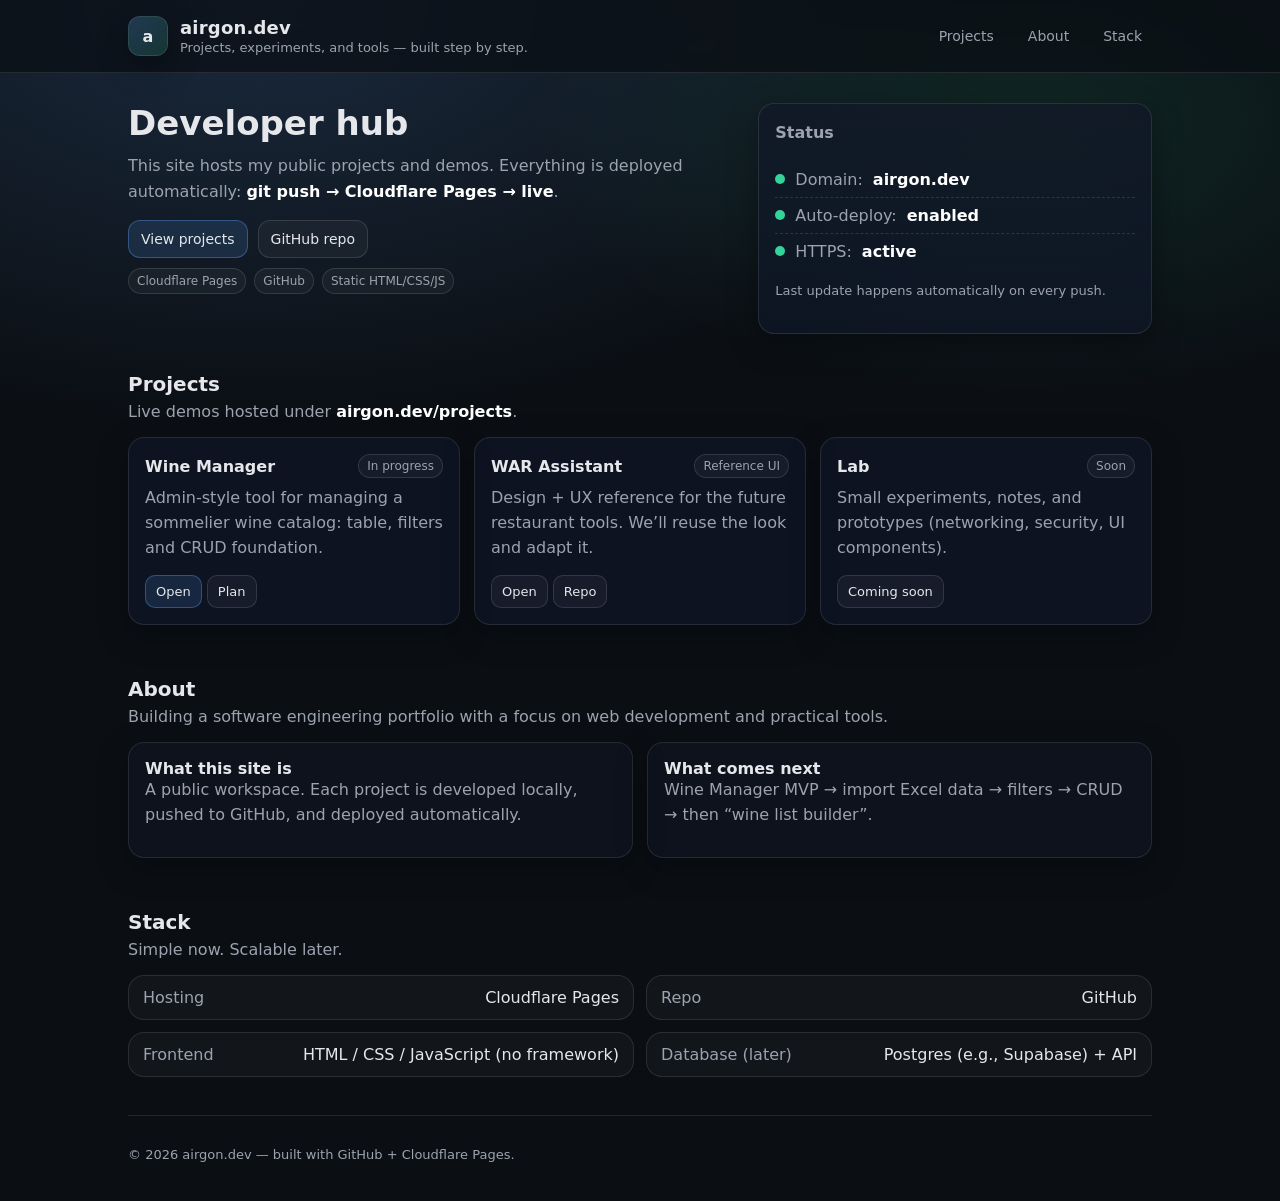
<file: index.html>
<!DOCTYPE html>
<html lang="en">
<head>
  <meta charset="UTF-8" />
  <meta name="viewport" content="width=device-width, initial-scale=1"/>
  <title>airgon.dev</title>
  <link rel="stylesheet" href="css/style.css" />
</head>
<body>

  <header class="site-header">
    <div class="container">
      <div class="brand">
        <div class="logo">a</div>
        <div>
          <h1 class="title">airgon.dev</h1>
          <p class="subtitle">Projects, experiments, and tools — built step by step.</p>
        </div>
      </div>

      <nav class="nav">
        <a href="#projects">Projects</a>
        <a href="#about">About</a>
        <a href="#stack">Stack</a>
      </nav>
    </div>
  </header>

  <main class="container">

    <section class="hero">
      <div class="hero-left">
        <h2>Developer hub</h2>
        <p>
          This site hosts my public projects and demos. Everything is deployed automatically:
          <strong>git push → Cloudflare Pages → live</strong>.
        </p>

        <div class="cta-row">
          <a class="btn primary" href="#projects">View projects</a>
          <a class="btn" href="https://github.com/ggonzalezdal/airgon-site" target="_blank" rel="noreferrer">GitHub repo</a>
        </div>

        <div class="badges">
          <span class="badge">Cloudflare Pages</span>
          <span class="badge">GitHub</span>
          <span class="badge">Static HTML/CSS/JS</span>
        </div>
      </div>

      <div class="hero-right">
        <div class="panel">
          <p class="panel-title">Status</p>
          <ul class="panel-list">
            <li><span class="dot ok"></span> Domain: <strong>airgon.dev</strong></li>
            <li><span class="dot ok"></span> Auto-deploy: <strong>enabled</strong></li>
            <li><span class="dot ok"></span> HTTPS: <strong>active</strong></li>
          </ul>
          <p class="panel-foot">Last update happens automatically on every push.</p>
        </div>
      </div>
    </section>

    <section id="projects" class="section">
      <div class="section-head">
        <h3>Projects</h3>
        <p>Live demos hosted under <strong>airgon.dev/projects</strong>.</p>
      </div>

      <div class="grid">
        <article class="card">
          <div class="card-top">
            <h4>Wine Manager</h4>
            <span class="tag">In progress</span>
          </div>
          <p>
            Admin-style tool for managing a sommelier wine catalog: table, filters and CRUD foundation.
          </p>
          <div class="card-actions">
            <a class="btn small primary" href="/projects/wine-manager/">Open</a>
            <a class="btn small" href="#stack">Plan</a>
          </div>
        </article>

        <article class="card">
          <div class="card-top">
            <h4>WAR Assistant</h4>
            <span class="tag">Reference UI</span>
          </div>
          <p>
            Design + UX reference for the future restaurant tools. We’ll reuse the look and adapt it.
          </p>
          <div class="card-actions">
            <a class="btn small" href="/projects/war-assistant/">Open</a>
            <a class="btn small" href="https://github.com" target="_blank" rel="noreferrer">Repo</a>
          </div>
        </article>

        <article class="card">
          <div class="card-top">
            <h4>Lab</h4>
            <span class="tag">Soon</span>
          </div>
          <p>
            Small experiments, notes, and prototypes (networking, security, UI components).
          </p>
          <div class="card-actions">
            <a class="btn small" href="#">Coming soon</a>
          </div>
        </article>
      </div>
    </section>

    <section id="about" class="section">
      <div class="section-head">
        <h3>About</h3>
        <p>
          Building a software engineering portfolio with a focus on web development and practical tools.
        </p>
      </div>

      <div class="two-col">
        <div class="card soft">
          <h4>What this site is</h4>
          <p>
            A public workspace. Each project is developed locally, pushed to GitHub, and deployed automatically.
          </p>
        </div>

        <div class="card soft">
          <h4>What comes next</h4>
          <p>
            Wine Manager MVP → import Excel data → filters → CRUD → then “wine list builder”.
          </p>
        </div>
      </div>
    </section>

    <section id="stack" class="section">
      <div class="section-head">
        <h3>Stack</h3>
        <p>Simple now. Scalable later.</p>
      </div>

      <div class="stack">
        <div class="stack-item">
          <span class="stack-label">Hosting</span>
          <span class="stack-value">Cloudflare Pages</span>
        </div>
        <div class="stack-item">
          <span class="stack-label">Repo</span>
          <span class="stack-value">GitHub</span>
        </div>
        <div class="stack-item">
          <span class="stack-label">Frontend</span>
          <span class="stack-value">HTML / CSS / JavaScript (no framework)</span>
        </div>
        <div class="stack-item">
          <span class="stack-label">Database (later)</span>
          <span class="stack-value">Postgres (e.g., Supabase) + API</span>
        </div>
      </div>
    </section>

    <footer class="footer">
      <p>© <span id="year"></span> airgon.dev — built with GitHub + Cloudflare Pages.</p>
    </footer>

  </main>

  <script>
    document.getElementById("year").textContent = new Date().getFullYear();
  </script>
</body>
</html>
</file>
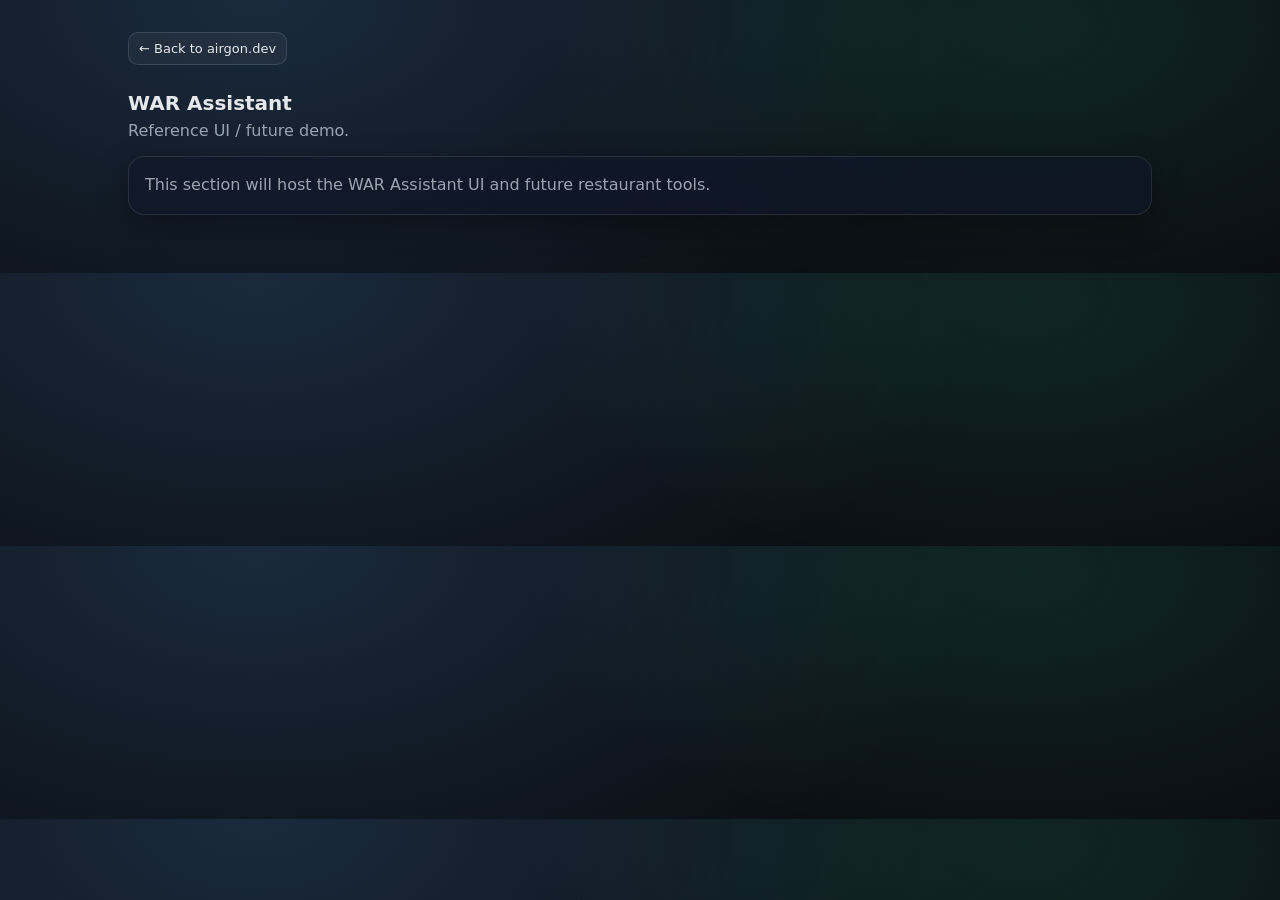
<file: projects/war-assistant/index.html>
<!DOCTYPE html>
<html lang="en">
<head>
  <meta charset="UTF-8" />
  <meta name="viewport" content="width=device-width, initial-scale=1"/>
  <title>WAR Assistant</title>
  <link rel="stylesheet" href="../../css/style.css" />
</head>
<body>
  <main class="container" style="padding: 32px 18px;">
    <a class="btn small" href="/">← Back to airgon.dev</a>

    <section class="section">
      <div class="section-head">
        <h3>WAR Assistant</h3>
        <p>Reference UI / future demo.</p>
      </div>

      <div class="card" style="margin-top:16px;">
        <p style="margin:0;color:var(--muted);">
          This section will host the WAR Assistant UI and future restaurant tools.
        </p>
      </div>
    </section>
  </main>
</body>
</html>
</file>
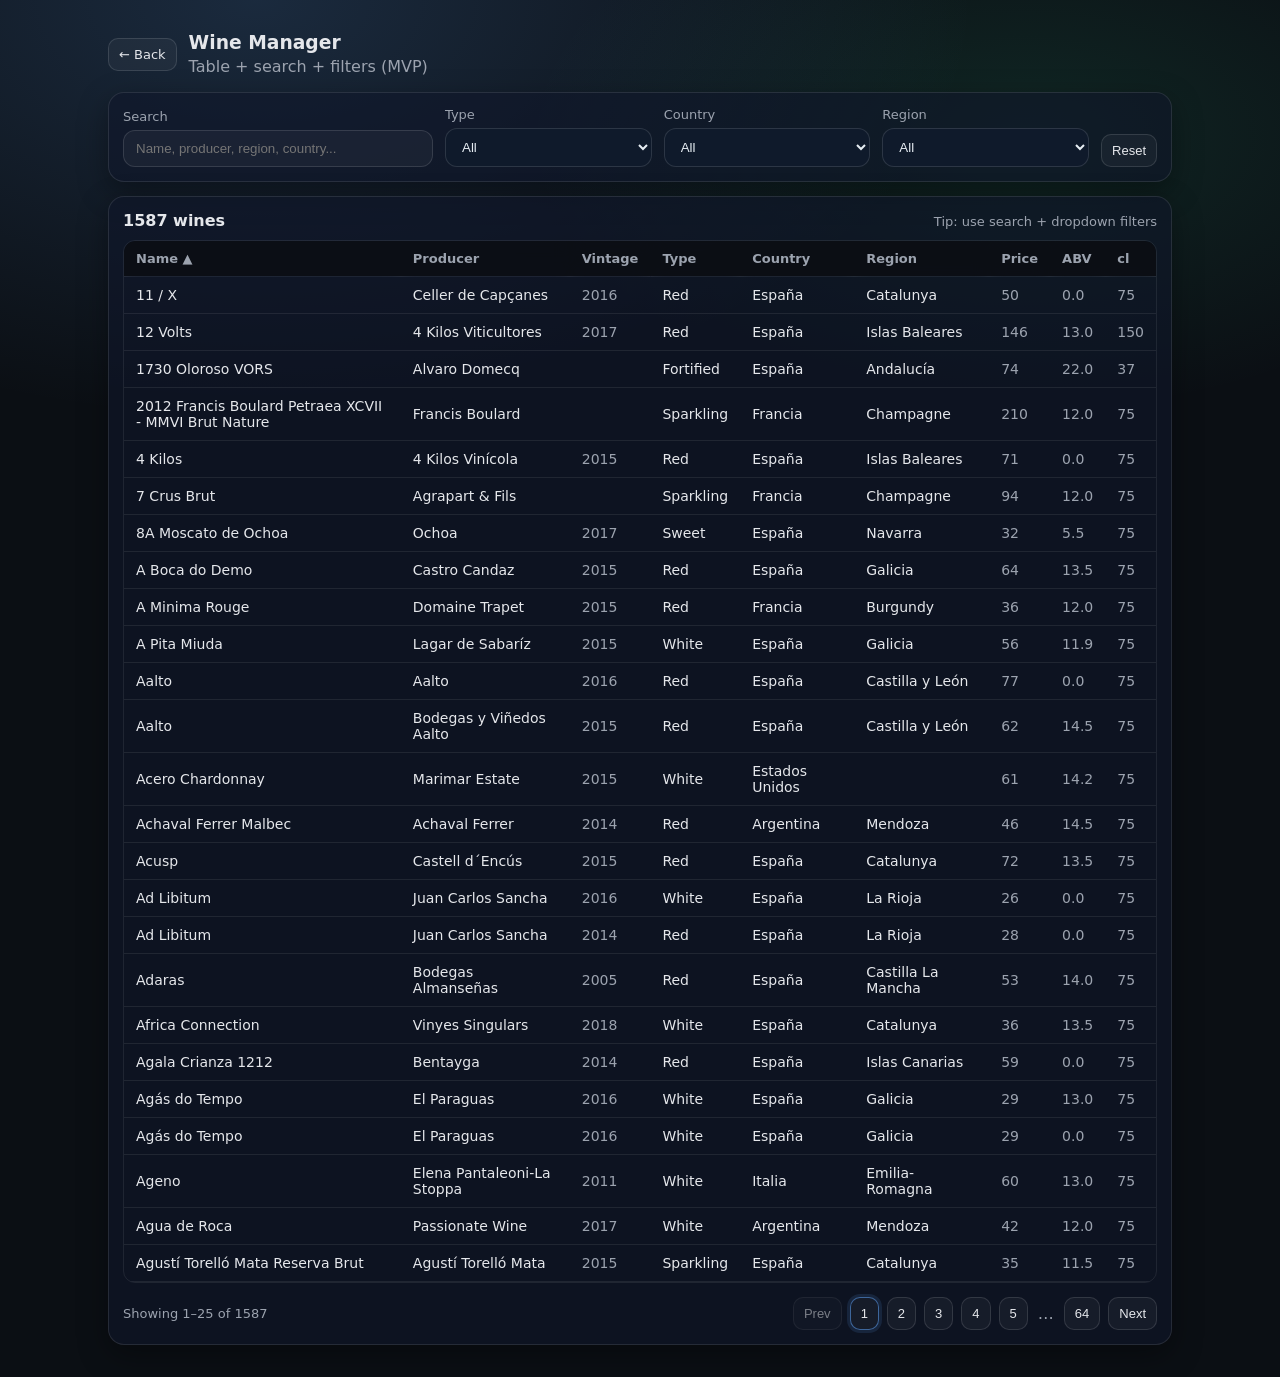
<file: projects/wine-manager/index.html>
<!DOCTYPE html>
<html lang="en">

<head>
  <meta charset="UTF-8" />
  <meta name="viewport" content="width=device-width, initial-scale=1" />
  <title>Wine Manager</title>
  <link rel="stylesheet" href="../../css/style.css" />
  <link rel="stylesheet" href="style.css" />
</head>

<body>
  <main class="container wm" style="padding: 32px 18px;">
    <div class="wm-top">
      <a class="btn small" href="/">← Back</a>
      <div>
        <h3 style="margin:0;">Wine Manager</h3>
        <p class="wm-sub" style="margin:4px 0 0;">Table + search + filters (MVP)</p>
      </div>
    </div>

    <section class="wm-controls card" style="margin-top:16px;">
      <div class="wm-row">
        <label class="wm-label">
          Search
          <input id="q" class="wm-input" type="search" placeholder="Name, producer, region, country..." />
        </label>

        <label class="wm-label">
          Type
          <select id="type" class="wm-input">
            <option value="">All</option>
          </select>
        </label>

        <label class="wm-label">
          Country
          <select id="country" class="wm-input">
            <option value="">All</option>
          </select>
        </label>

        <label class="wm-label">
          Region
          <select id="region" class="wm-input">
            <option value="">All</option>
          </select>
        </label>

        <button id="reset" class="btn small">Reset</button>
      </div>
    </section>

    <section class="wm-table card" style="margin-top:14px;">
      <div class="wm-meta">
        <div id="count" class="wm-count">0 wines</div>
        <div class="wm-hint">Tip: use search + dropdown filters</div>
      </div>

      <div class="wm-scroll">
        <table class="wm-t">
          <thead>
            <tr>
              <th>Name</th>
              <th>Producer</th>
              <th>Vintage</th>
              <th>Type</th>
              <th>Country</th>
              <th>Region</th>
              <th class="num">Price</th>
              <th class="num">ABV</th>
              <th class="num">cl</th>
            </tr>
          </thead>
          <tbody id="tbody"></tbody>
        </table>
      </div>

      <div class="wm-pagination">
        <div id="page-info" class="wm-page-info">Showing 0–0 of 0</div>
        <div id="pagination" class="wm-page-controls"></div>
      </div>
    </section>
  </main>

  <div id="wine-modal" class="wm-modal" hidden>
    <div id="wine-modal-backdrop" class="wm-modal-backdrop"></div>

    <div class="wm-modal-card" role="dialog" aria-modal="true" aria-labelledby="wine-modal-title">
      <div class="wm-modal-head">
        <div>
          <h3 id="wine-modal-title" class="wm-modal-title">Wine details</h3>
          <p id="wine-modal-subtitle" class="wm-modal-subtitle"></p>
        </div>

        <button id="wine-modal-close" class="btn small" type="button" aria-label="Close wine details">
          ✕
        </button>
      </div>

      <div id="wine-modal-body" class="wm-modal-body"></div>
    </div>
  </div>

  <script src="app.js"></script>
</body>

</html>
</file>
<file: css/style.css>
:root {
  --bg: #0b0f14;
  --panel: #111827;
  --card: #0f172a;
  --text: #e5e7eb;
  --muted: #9ca3af;
  --line: rgba(255,255,255,0.10);
  --accent: #60a5fa;
  --accent2: #34d399;
  --shadow: 0 10px 30px rgba(0,0,0,0.35);
  --radius: 16px;
}

* { box-sizing: border-box; }

body {
  margin: 0;
  font-family: system-ui, -apple-system, Segoe UI, Roboto, Ubuntu, Cantarell, "Helvetica Neue", Arial, sans-serif;
  background: radial-gradient(1200px 700px at 20% 0%, rgba(96,165,250,0.18), transparent 60%),
              radial-gradient(900px 500px at 80% 10%, rgba(52,211,153,0.12), transparent 55%),
              var(--bg);
  color: var(--text);
}

a { color: inherit; text-decoration: none; }
strong { color: #fff; }

.container {
  max-width: 1060px;
  margin: 0 auto;
  padding: 0 18px;
}

.site-header {
  position: sticky;
  top: 0;
  z-index: 10;
  backdrop-filter: blur(10px);
  background: rgba(11, 15, 20, 0.72);
  border-bottom: 1px solid var(--line);
}

.site-header .container {
  display: flex;
  align-items: center;
  justify-content: space-between;
  gap: 16px;
  padding: 16px 18px;
}

.brand {
  display: flex;
  gap: 12px;
  align-items: center;
}

.logo {
  width: 40px;
  height: 40px;
  border-radius: 12px;
  display: grid;
  place-items: center;
  background: linear-gradient(135deg, rgba(96,165,250,0.25), rgba(52,211,153,0.18));
  border: 1px solid var(--line);
  box-shadow: var(--shadow);
  font-weight: 800;
}

.title {
  margin: 0;
  font-size: 18px;
  letter-spacing: 0.2px;
}

.subtitle {
  margin: 2px 0 0;
  font-size: 13px;
  color: var(--muted);
}

.nav {
  display: flex;
  gap: 14px;
  font-size: 14px;
  color: var(--muted);
}

.nav a {
  padding: 8px 10px;
  border-radius: 10px;
}

.nav a:hover {
  background: rgba(255,255,255,0.06);
  color: var(--text);
}

.hero {
  display: grid;
  grid-template-columns: 1.4fr 0.9fr;
  gap: 18px;
  padding: 30px 0 12px;
}

.hero h2 {
  font-size: 34px;
  margin: 0 0 10px;
}

.hero p {
  margin: 0 0 16px;
  color: var(--muted);
  line-height: 1.6;
}

.panel {
  background: linear-gradient(180deg, rgba(17,24,39,0.8), rgba(15,23,42,0.65));
  border: 1px solid var(--line);
  border-radius: var(--radius);
  padding: 16px;
  box-shadow: var(--shadow);
}

.panel-title {
  margin: 0 0 10px;
  font-weight: 700;
}

.panel-list {
  list-style: none;
  padding: 0;
  margin: 0 0 12px;
}

.panel-list li {
  display: flex;
  align-items: center;
  gap: 10px;
  color: var(--muted);
  padding: 8px 0;
  border-bottom: 1px dashed rgba(255,255,255,0.12);
}

.panel-list li:last-child { border-bottom: 0; }

.dot {
  width: 10px;
  height: 10px;
  border-radius: 99px;
  display: inline-block;
}

.dot.ok { background: var(--accent2); }

.panel-foot {
  margin: 0;
  color: var(--muted);
  font-size: 13px;
}

.section {
  padding: 26px 0;
}

.section-head h3 {
  margin: 0 0 6px;
  font-size: 20px;
}

.section-head p {
  margin: 0;
  color: var(--muted);
}

.grid {
  margin-top: 16px;
  display: grid;
  grid-template-columns: repeat(3, 1fr);
  gap: 14px;
}

.card {
  background: rgba(15, 23, 42, 0.6);
  border: 1px solid var(--line);
  border-radius: var(--radius);
  padding: 16px;
  box-shadow: var(--shadow);
}

.card.soft {
  background: rgba(17, 24, 39, 0.45);
}

.card-top {
  display: flex;
  align-items: center;
  justify-content: space-between;
  gap: 10px;
  margin-bottom: 8px;
}

.card h4 {
  margin: 0;
  font-size: 16px;
}

.card p {
  margin: 0 0 14px;
  color: var(--muted);
  line-height: 1.55;
}

.tag {
  font-size: 12px;
  color: var(--muted);
  border: 1px solid rgba(255,255,255,0.12);
  padding: 4px 8px;
  border-radius: 999px;
  background: rgba(255,255,255,0.04);
}

.btn {
  display: inline-flex;
  align-items: center;
  justify-content: center;
  gap: 8px;
  padding: 10px 12px;
  border-radius: 12px;
  border: 1px solid rgba(255,255,255,0.12);
  background: rgba(255,255,255,0.04);
  color: var(--text);
  font-size: 14px;
}

.btn:hover {
  border-color: rgba(255,255,255,0.18);
  background: rgba(255,255,255,0.07);
}

.btn.primary {
  border-color: rgba(96,165,250,0.35);
  background: rgba(96,165,250,0.14);
}

.btn.small {
  padding: 8px 10px;
  border-radius: 10px;
  font-size: 13px;
}

.cta-row {
  display: flex;
  gap: 10px;
  flex-wrap: wrap;
  margin-bottom: 10px;
}

.badges {
  display: flex;
  flex-wrap: wrap;
  gap: 8px;
}

.badge {
  font-size: 12px;
  color: var(--muted);
  border: 1px solid rgba(255,255,255,0.12);
  padding: 5px 8px;
  border-radius: 999px;
  background: rgba(255,255,255,0.04);
}

.two-col {
  margin-top: 16px;
  display: grid;
  grid-template-columns: 1fr 1fr;
  gap: 14px;
}

.stack {
  margin-top: 16px;
  display: grid;
  grid-template-columns: 1fr 1fr;
  gap: 12px;
}

.stack-item {
  border: 1px solid var(--line);
  background: rgba(255,255,255,0.03);
  border-radius: var(--radius);
  padding: 12px 14px;
  display: flex;
  justify-content: space-between;
  gap: 10px;
  color: var(--muted);
}

.stack-label { color: var(--muted); }
.stack-value { color: var(--text); }

.footer {
  border-top: 1px solid var(--line);
  padding: 18px 0 26px;
  margin-top: 12px;
  color: var(--muted);
  font-size: 13px;
}

@media (max-width: 900px) {
  .hero { grid-template-columns: 1fr; }
  .grid { grid-template-columns: 1fr; }
  .two-col { grid-template-columns: 1fr; }
  .stack { grid-template-columns: 1fr; }
  .nav { display: none; }
}
</file>
<file: projects/wine-manager/style.css>
/* ===============================
   Layout
================================ */

.wm {
  max-width: 1100px;
}

.wm-top {
  display: flex;
  gap: 12px;
  align-items: center;
}

.wm-sub {
  color: var(--muted);
}

/* ===============================
   Controls
================================ */

.wm-controls {
  padding: 14px;
}

.wm-row {
  display: grid;
  grid-template-columns: 1.5fr 1fr 1fr 1fr auto;
  gap: 12px;
  align-items: end;
}

.wm-label {
  display: grid;
  gap: 6px;
  font-size: 13px;
  color: var(--muted);
}

.wm-input {
  width: 100%;
  padding: 10px 12px;
  border-radius: 12px;
  border: 1px solid rgba(255,255,255,0.12);
  background: rgba(255,255,255,0.04);
  color: var(--text);
  outline: none;
}

.wm-input:focus {
  border-color: rgba(96,165,250,0.45);
  box-shadow: 0 0 0 4px rgba(96,165,250,0.12);
}

/* Fix dropdown readability */

select.wm-input {
  background-color: #0f1a2b;
  color: #e6edf3;
  color-scheme: dark;
}

select.wm-input option {
  background-color: #0f1a2b;
  color: #e6edf3;
}

select.wm-input option:checked {
  background-color: #1f3a6d;
  color: #ffffff;
}

/* ===============================
   Table
================================ */

.wm-table {
  padding: 14px;
}

.wm-meta {
  display: flex;
  justify-content: space-between;
  align-items: baseline;
  gap: 10px;
  margin-bottom: 10px;
}

.wm-count {
  font-weight: 700;
}

.wm-hint {
  color: var(--muted);
  font-size: 13px;
}

.wm-scroll {
  overflow: auto;
  border-radius: 12px;
  border: 1px solid rgba(255,255,255,0.08);
}

.wm-t {
  width: 100%;
  border-collapse: collapse;
  min-width: 860px;
}

.wm-t th,
.wm-t td {
  padding: 10px 12px;
  border-bottom: 1px solid rgba(255,255,255,0.08);
  text-align: left;
  color: var(--text);
  font-size: 14px;
}

.wm-t th {
  position: sticky;
  top: 0;
  background: rgba(11, 15, 20, 0.92);
  backdrop-filter: blur(8px);
  border-bottom: 1px solid rgba(255,255,255,0.12);
  font-size: 13px;
  color: var(--muted);

  cursor: pointer;
  user-select: none;
}

.wm-t th:hover {
  color: #ffffff;
}

/* row interaction */

.wm-t tbody tr {
  cursor: pointer;
}

.wm-t tbody tr:hover td {
  background: rgba(255,255,255,0.05);
}

/* numeric columns */

.num {
  text-align: right;
}

td.num {
  color: var(--muted);
}

/* ===============================
   Pagination
================================ */

.wm-pagination {
  margin-top: 14px;
  display: flex;
  justify-content: space-between;
  align-items: center;
  gap: 12px;
  flex-wrap: wrap;
}

.wm-page-info {
  color: var(--muted);
  font-size: 13px;
}

.wm-page-controls {
  display: flex;
  align-items: center;
  gap: 8px;
  flex-wrap: wrap;
}

.wm-page-btn.is-active {
  border-color: rgba(96,165,250,0.55);
  box-shadow: 0 0 0 3px rgba(96,165,250,0.12);
}

.wm-page-btn:disabled {
  opacity: 0.5;
  cursor: not-allowed;
}

.wm-page-dots {
  color: var(--muted);
  padding: 0 2px;
}

/* ===============================
   Modal
================================ */

.wm-modal[hidden] {
  display: none;
}

.wm-modal {
  position: fixed;
  inset: 0;
  z-index: 1000;
}

.wm-modal-backdrop {
  position: absolute;
  inset: 0;
  background: rgba(0, 0, 0, 0.6);
  backdrop-filter: blur(4px);
}

.wm-modal-card {
  position: relative;
  z-index: 1;
  width: min(760px, calc(100vw - 32px));
  max-height: calc(100vh - 32px);
  overflow: auto;
  margin: 16px auto;
  padding: 18px;
  border-radius: 18px;
  border: 1px solid rgba(255,255,255,0.12);
  background: linear-gradient(180deg, rgba(9,18,34,0.98), rgba(5,11,22,0.98));
  box-shadow: 0 20px 60px rgba(0,0,0,0.45);
}

.wm-modal-head {
  display: flex;
  justify-content: space-between;
  align-items: start;
  gap: 12px;
  margin-bottom: 16px;
}

.wm-modal-title {
  margin: 0;
}

.wm-modal-subtitle {
  margin: 6px 0 0;
  color: var(--muted);
  font-size: 14px;
}

.wm-modal-body {
  display: grid;
  grid-template-columns: repeat(2, minmax(0, 1fr));
  gap: 12px;
}

.wm-detail {
  padding: 12px;
  border-radius: 12px;
  border: 1px solid rgba(255,255,255,0.08);
  background: rgba(255,255,255,0.03);
}

.wm-detail-label {
  margin: 0 0 6px;
  font-size: 12px;
  color: var(--muted);
  text-transform: uppercase;
  letter-spacing: 0.04em;
}

.wm-detail-value {
  margin: 0;
  color: var(--text);
  font-size: 15px;
  line-height: 1.4;
  word-break: break-word;
}

body.wm-modal-open {
  overflow: hidden;
}

/* ===============================
   Responsive
================================ */

@media (max-width: 900px) {
  .wm-row {
    grid-template-columns: 1fr 1fr;
  }
}

@media (max-width: 700px) {
  .wm-modal-body {
    grid-template-columns: 1fr;
  }

  .wm-modal-card {
    width: calc(100vw - 20px);
    margin: 10px auto;
    padding: 14px;
  }
}
</file>
